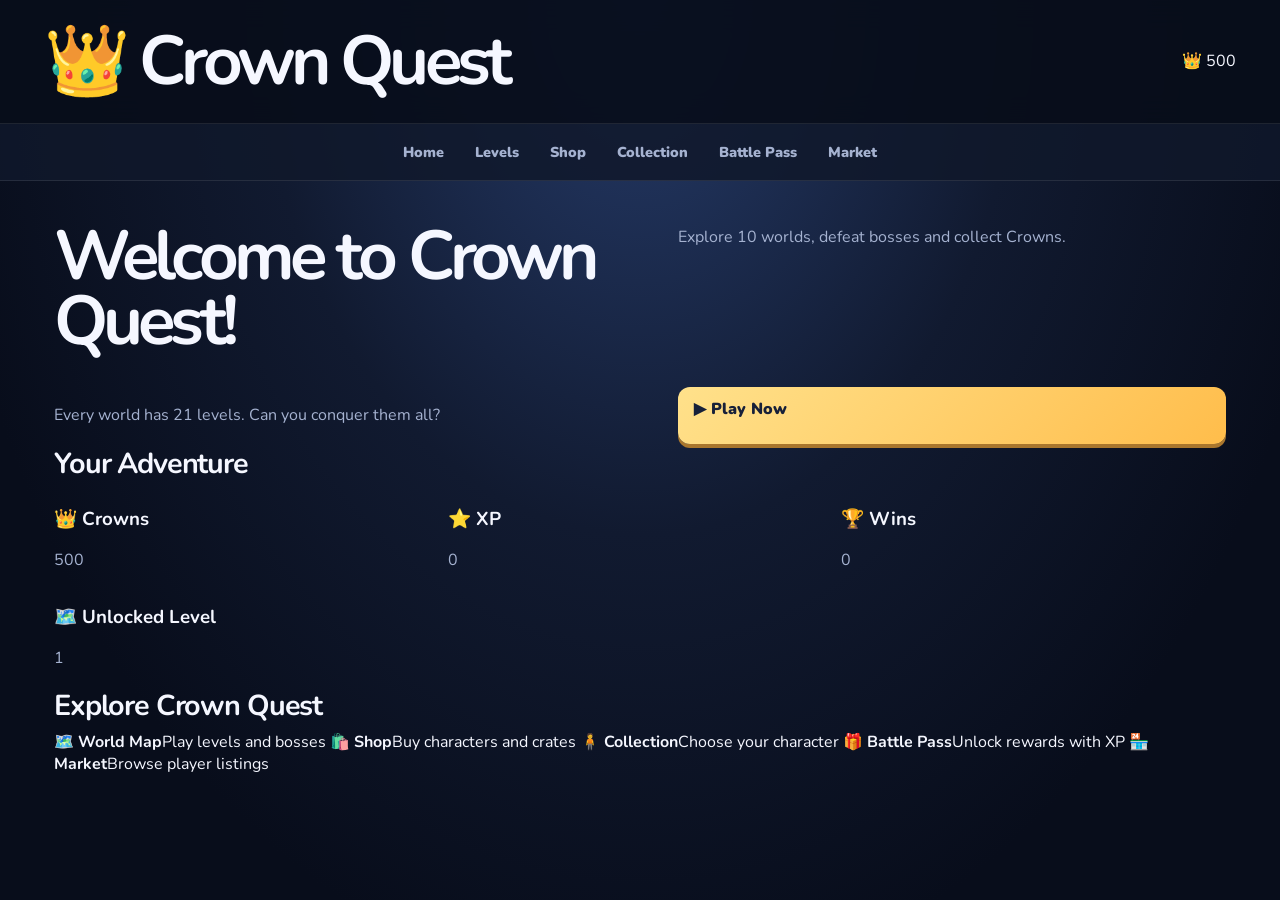
<file: index.html>
<!doctype html>
<html lang="en">
<head>
  <meta charset="UTF-8">
  <meta name="viewport" content="width=device-width, initial-scale=1.0">
  <title>Crown Quest</title>
  <link rel="stylesheet" href="style.css">
</head>
<body>
  <header class="topbar">
    <h1>👑 Crown Quest</h1>
    <div>👑 <span data-coins>500</span></div>
  </header>

  <nav>
    <a href="index.html">Home</a>
    <a href="levels.html">Levels</a>
    <a href="shop.html">Shop</a>
    <a href="collection.html">Collection</a>
    <a href="battlepass.html">Battle Pass</a>
    <a href="market.html">Market</a>
  </nav>

  <main class="container">
    <section class="hero">
      <h1>Welcome to Crown Quest!</h1>
      <p>Explore 10 worlds, defeat bosses and collect Crowns.</p>
      <p>Every world has 21 levels. Can you conquer them all?</p>
      <a class="button" href="levels.html">▶ Play Now</a>
    </section>

    <section class="dashboard">
      <h2>Your Adventure</h2>
      <div class="stats">
        <article class="stat-card">
          <h3>👑 Crowns</h3>
          <p data-coins>500</p>
        </article>
        <article class="stat-card">
          <h3>⭐ XP</h3>
          <p data-xp>0</p>
        </article>
        <article class="stat-card">
          <h3>🏆 Wins</h3>
          <p data-wins>0</p>
        </article>
        <article class="stat-card">
          <h3>🗺️ Unlocked Level</h3>
          <p data-unlocked-level>1</p>
        </article>
      </div>
    </section>

    <section>
      <h2>Explore Crown Quest</h2>
      <div class="home-grid">
        <a href="levels.html">🗺️ <strong>World Map</strong><span>Play levels and bosses</span></a>
        <a href="shop.html">🛍️ <strong>Shop</strong><span>Buy characters and crates</span></a>
        <a href="collection.html">🧍 <strong>Collection</strong><span>Choose your character</span></a>
        <a href="battlepass.html">🎁 <strong>Battle Pass</strong><span>Unlock rewards with XP</span></a>
        <a href="market.html">🏪 <strong>Market</strong><span>Browse player listings</span></a>
      </div>
    </section>
  </main>

  <script src="app.js"></script>
</body>
</html>
</file>
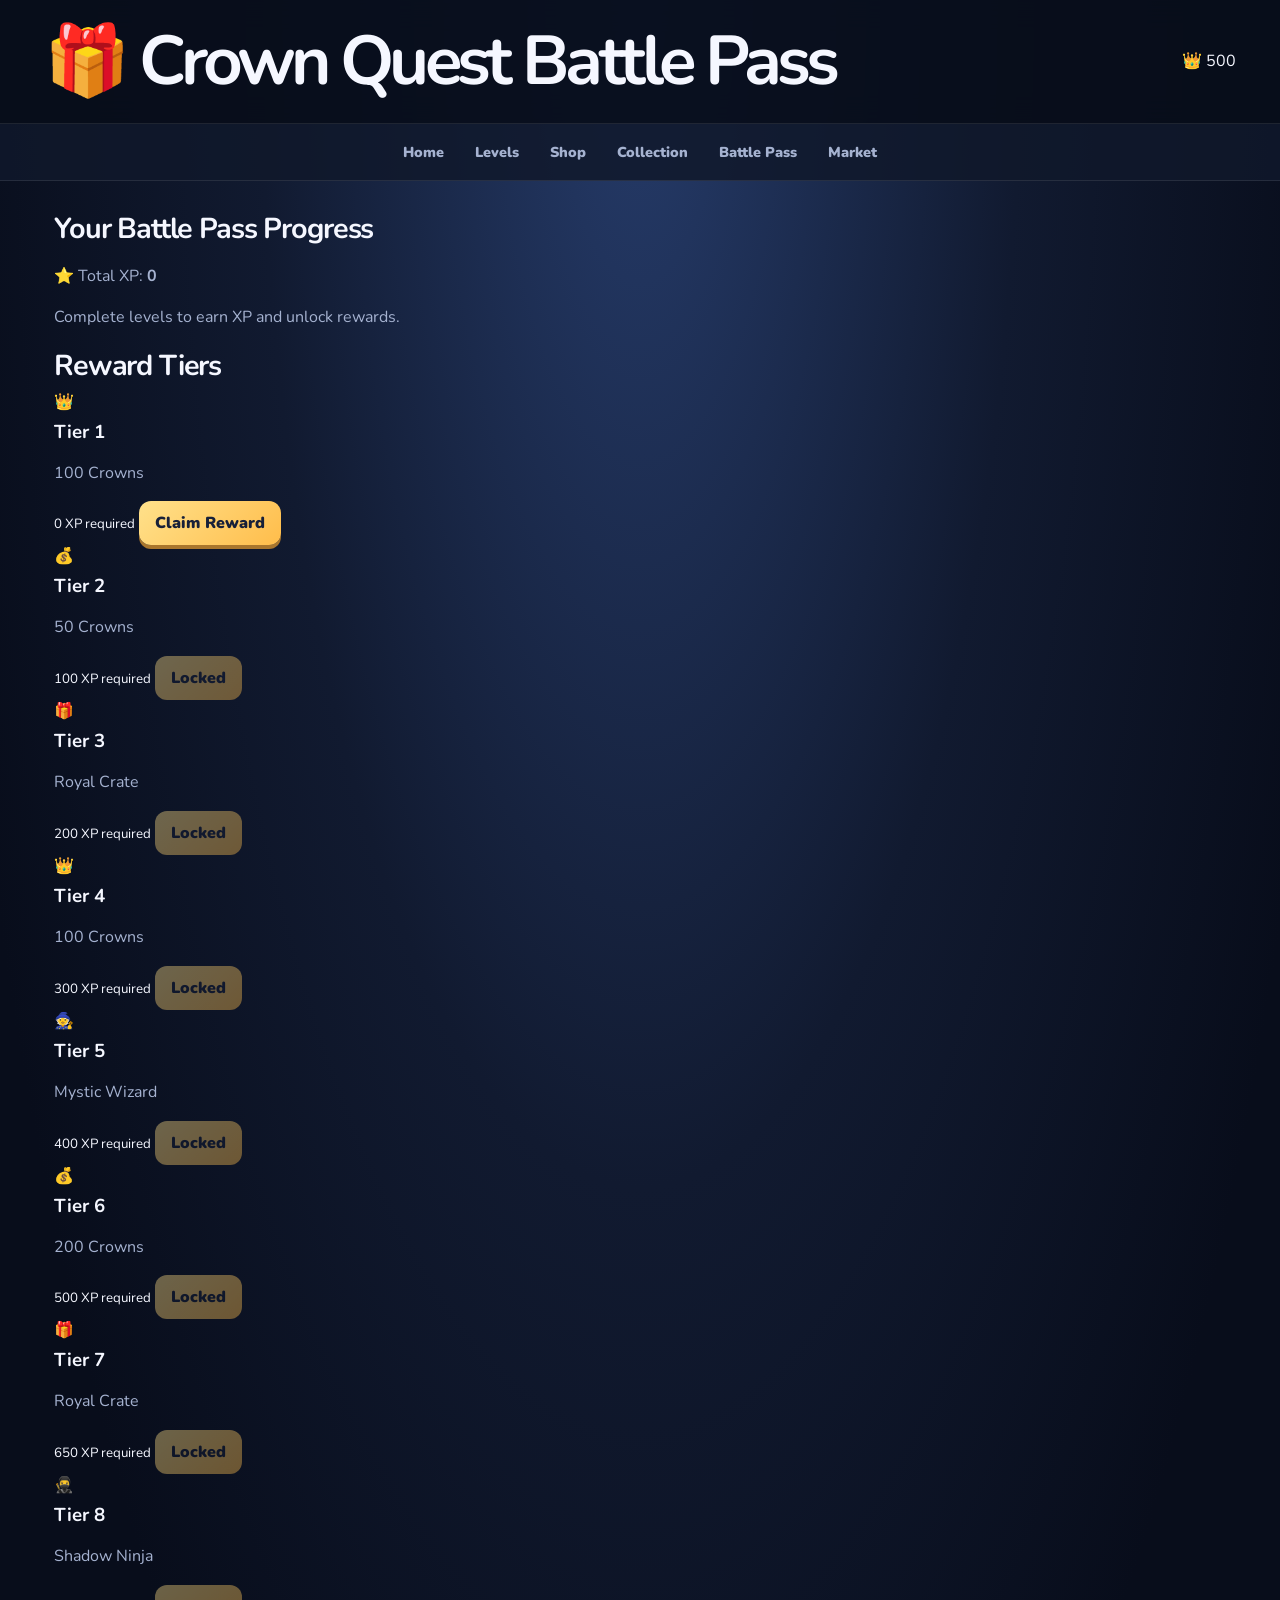
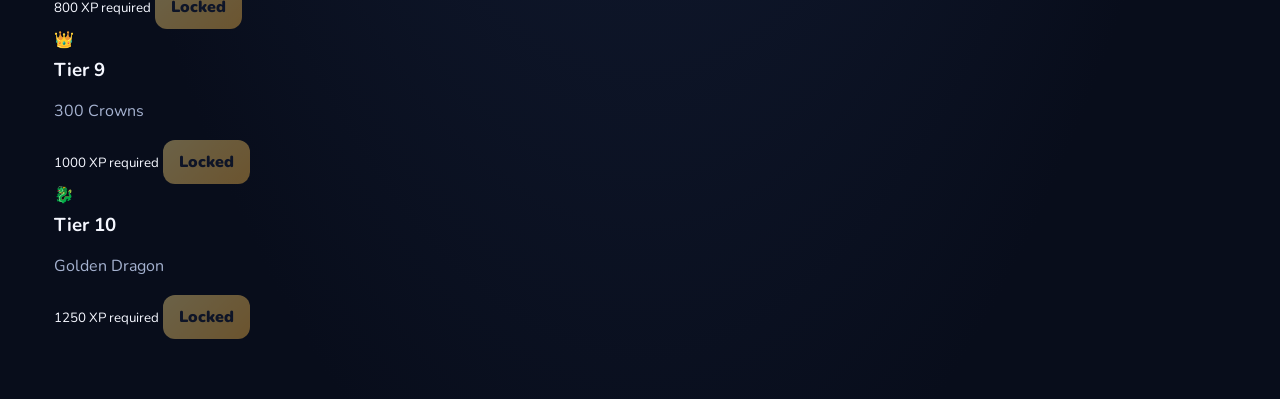
<file: battlepass.html>
<!doctype html>
<html lang="en">
<head>
  <meta charset="UTF-8">
  <meta name="viewport" content="width=device-width, initial-scale=1.0">
  <title>Battle Pass — Crown Quest</title>
  <link rel="stylesheet" href="style.css">
</head>
<body>
  <header class="topbar">
    <h1>🎁 Crown Quest Battle Pass</h1>
    <div>👑 <span data-coins>500</span></div>
  </header>

  <nav>
    <a href="index.html">Home</a>
    <a href="levels.html">Levels</a>
    <a href="shop.html">Shop</a>
    <a href="collection.html">Collection</a>
    <a href="battlepass.html">Battle Pass</a>
    <a href="market.html">Market</a>
  </nav>

  <main class="container">
    <section>
      <h2>Your Battle Pass Progress</h2>
      <p>⭐ Total XP: <strong id="battlepassXP">0</strong></p>
      <p>Complete levels to earn XP and unlock rewards.</p>
    </section>

    <h2>Reward Tiers</h2>
    <div id="battlepassRewards" class="battlepass-grid"></div>
  </main>

  <script src="app.js"></script>
</body>
</html>
</file>
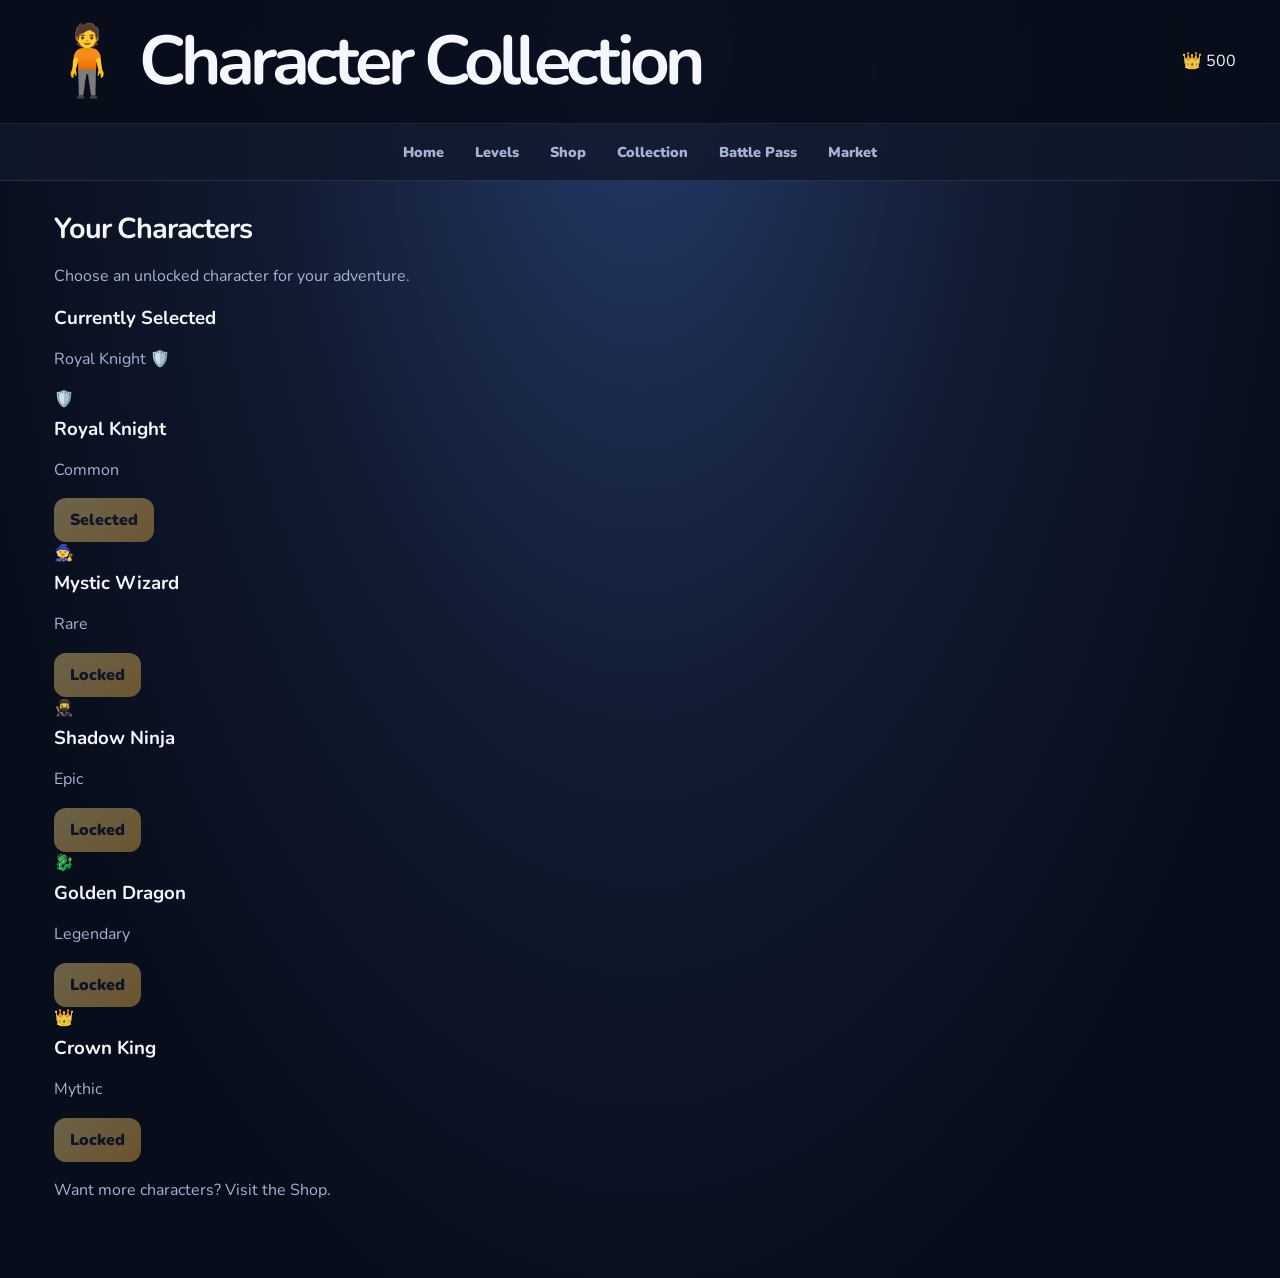
<file: collection.html>
<!doctype html>
<html lang="en">
<head>
  <meta charset="UTF-8">
  <meta name="viewport" content="width=device-width, initial-scale=1.0">
  <title>Collection — Crown Quest</title>
  <link rel="stylesheet" href="style.css">
</head>
<body>
  <header class="topbar">
    <h1>🧍 Character Collection</h1>
    <div>👑 <span data-coins>500</span></div>
  </header>

  <nav>
    <a href="index.html">Home</a>
    <a href="levels.html">Levels</a>
    <a href="shop.html">Shop</a>
    <a href="collection.html">Collection</a>
    <a href="battlepass.html">Battle Pass</a>
    <a href="market.html">Market</a>
  </nav>

  <main class="container">
    <h2>Your Characters</h2>
    <p>Choose an unlocked character for your adventure.</p>

    <section class="selected-character">
      <h3>Currently Selected</h3>
      <p id="selectedCharacterName">Royal Knight</p>
    </section>

    <div id="collectionItems" class="collection-grid"></div>

    <p>Want more characters? Visit the <a href="shop.html">Shop</a>.</p>
  </main>

  <script src="app.js"></script>
  <script>
    document.addEventListener("DOMContentLoaded", () => {
      const names = {
        knight: "Royal Knight 🛡️",
        wizard: "Mystic Wizard 🧙",
        ninja: "Shadow Ninja 🥷",
        dragon: "Golden Dragon 🐉",
        king: "Crown King 👑"
      };

      const updateSelected = () => {
        const selected = window.CrownQuest.state.selectedCharacter;
        document.getElementById("selectedCharacterName").textContent =
          names[selected] || "Royal Knight";
      };

      updateSelected();

      const container = document.getElementById("collectionItems");
      const observer = new MutationObserver(updateSelected);
      observer.observe(container, { childList: true, subtree: true });
    });
  </script>
</body>
</html>
</file>
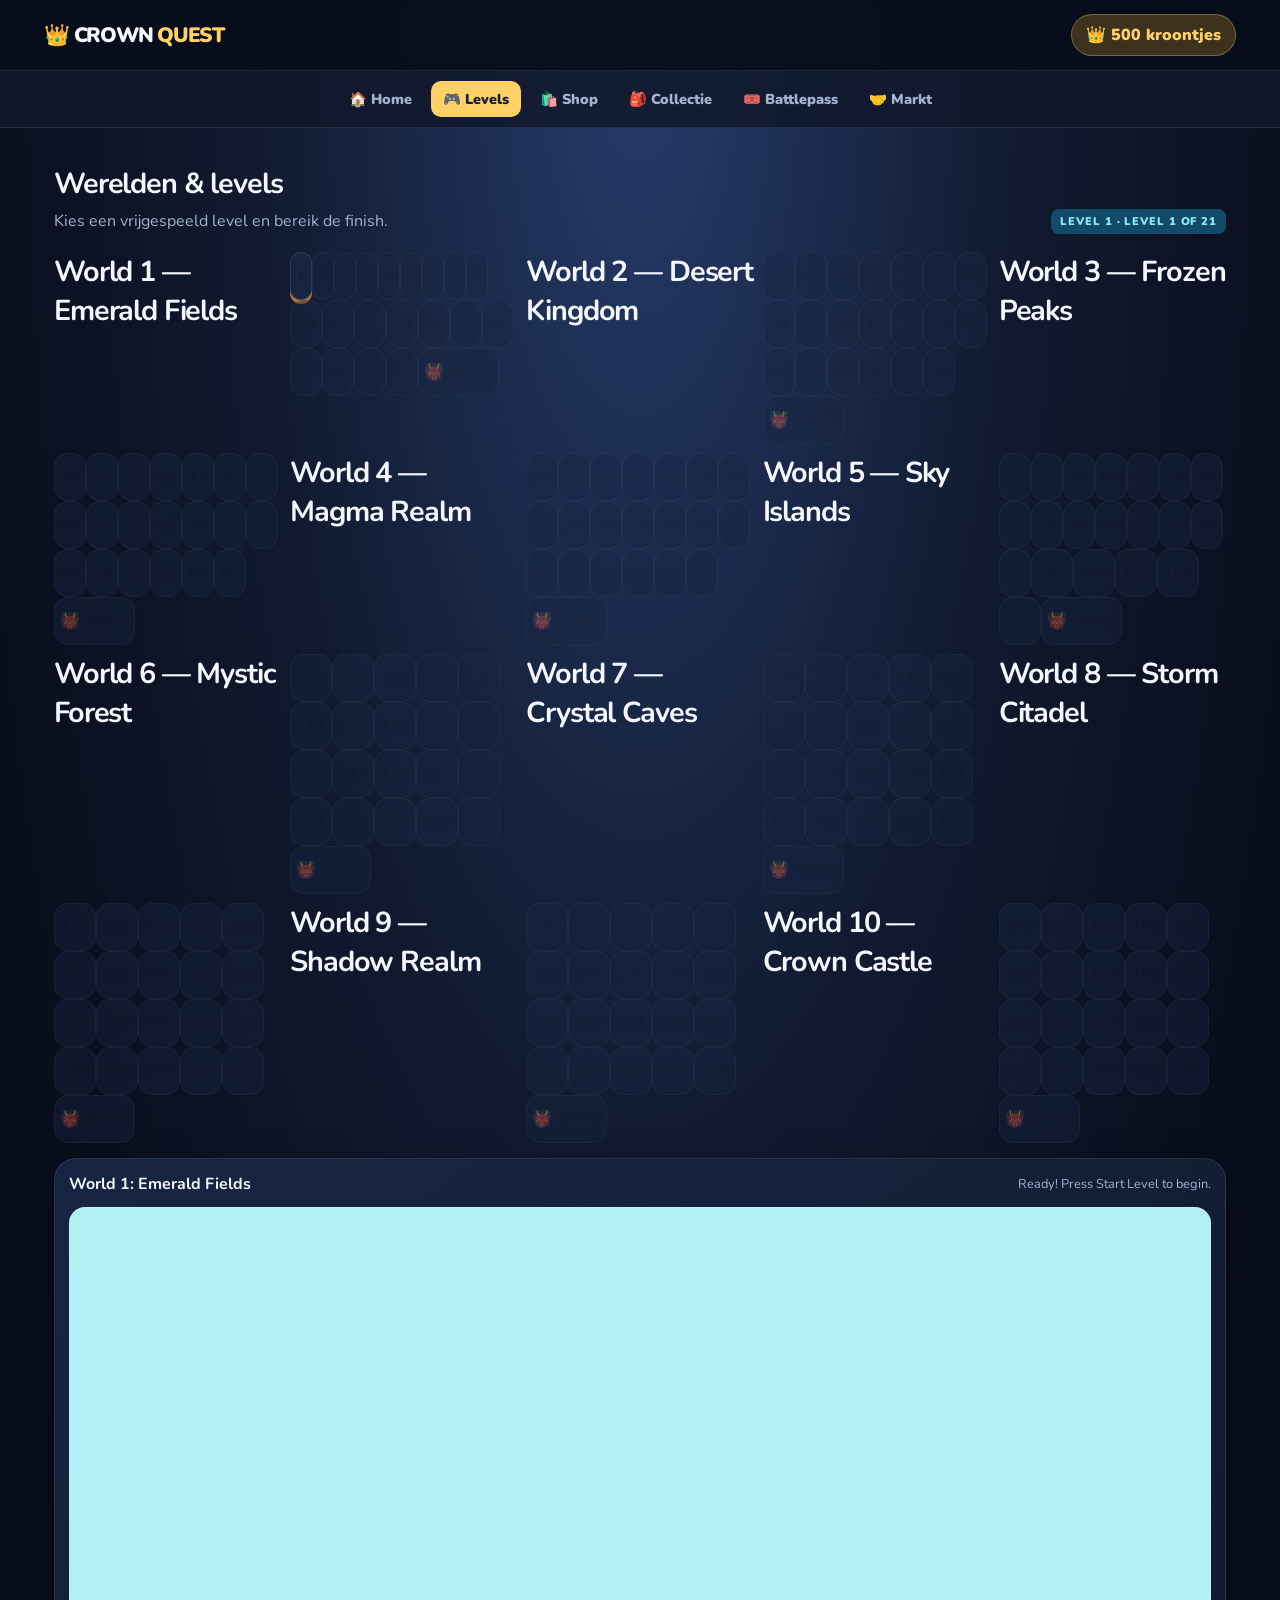
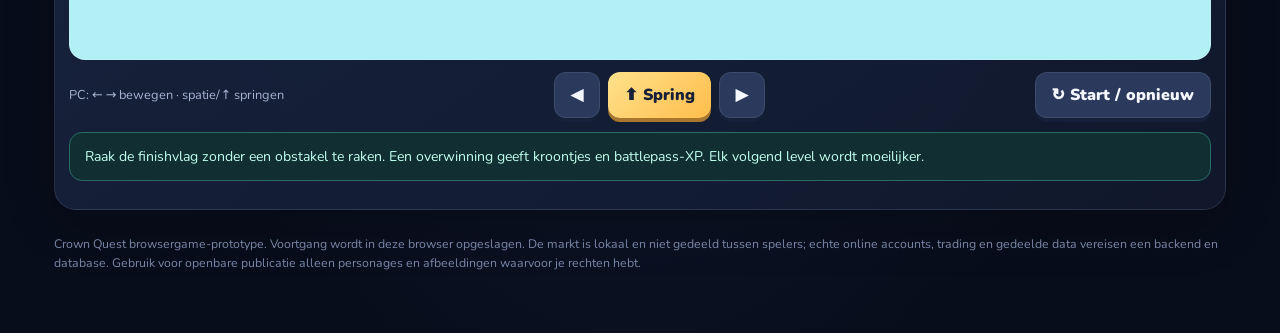
<file: levels.html>
<!doctype html>
<html lang="nl"><head><meta charset="utf-8"><meta name="viewport" content="width=device-width,initial-scale=1"><title>Levels | Crown Quest</title><link rel="stylesheet" href="style.css"></head><body>
<header><a class="brand" href="index.html">👑 CROWN <span>QUEST</span></a><div class="wallet">👑 <span data-coins>500</span> kroontjes</div></header>
<nav>
<a href="index.html" >🏠 Home</a><a href="levels.html" class="active">🎮 Levels</a><a href="shop.html" >🛍️ Shop</a><a href="collection.html" >🎒 Collectie</a><a href="battlepass.html" >🎟️ Battlepass</a><a href="market.html" >🤝 Markt</a>
</nav><main>
<div class="head"><div><h2>Werelden & levels</h2><p>Kies een vrijgespeeld level en bereik de finish.</p></div><span class="badge rare" id="levelLabel">Level 1</span></div>
<div class="levelmap" id="levelMap"></div>
<div class="panel gamebox"><div class="gamebar"><strong id="worldName">🌱 Groene heuvels</strong><span class="small" id="gameStatus">Klaar voor de start!</span></div><div class="canvaswrap"><canvas id="game" width="960" height="380"></canvas></div><div class="controls"><span class="small">PC: ← → bewegen · spatie/↑ springen</span><div class="arrows"><button class="secondary" onclick="walk(-1)">◀</button><button onclick="doJump()">⬆ Spring</button><button class="secondary" onclick="walk(1)">▶</button></div><button class="secondary" onclick="startLevel()">↻ Start / opnieuw</button></div><div class="notice">Raak de finishvlag zonder een obstakel te raken. Een overwinning geeft kroontjes en battlepass-XP. Elk volgend level wordt moeilijker.</div></div><div class="footer">Crown Quest browsergame-prototype. Voortgang wordt in deze browser opgeslagen. De markt is lokaal en niet gedeeld tussen spelers; echte online accounts, trading en gedeelde data vereisen een backend en database. Gebruik voor openbare publicatie alleen personages en afbeeldingen waarvoor je rechten hebt.</div></main><div id="toast" class="toast"></div><script src="app.js"></script><script src="game.js"></script></body></html>
</file>
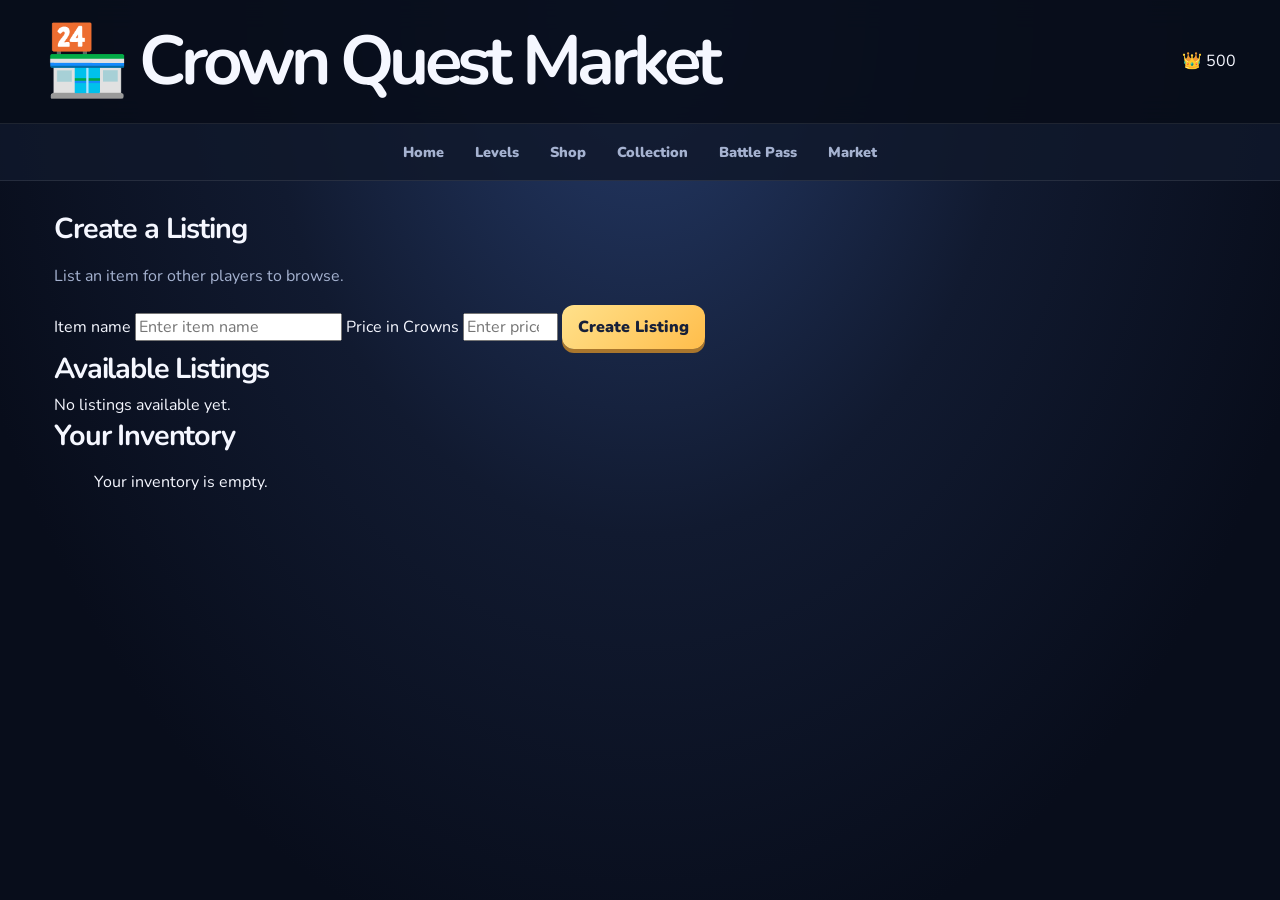
<file: market.html>
<!doctype html>
<html lang="en">
<head>
  <meta charset="UTF-8">
  <meta name="viewport" content="width=device-width, initial-scale=1.0">
  <title>Market — Crown Quest</title>
  <link rel="stylesheet" href="style.css">
</head>
<body>
  <header class="topbar">
    <h1>🏪 Crown Quest Market</h1>
    <div>👑 <span data-coins>500</span></div>
  </header>

  <nav>
    <a href="index.html">Home</a>
    <a href="levels.html">Levels</a>
    <a href="shop.html">Shop</a>
    <a href="collection.html">Collection</a>
    <a href="battlepass.html">Battle Pass</a>
    <a href="market.html">Market</a>
  </nav>

  <main class="container">
    <section>
      <h2>Create a Listing</h2>
      <p>List an item for other players to browse.</p>

      <form id="listingForm">
        <label for="listingName">Item name</label>
        <input id="listingName" type="text" maxlength="40" placeholder="Enter item name" required>

        <label for="listingPrice">Price in Crowns</label>
        <input id="listingPrice" type="number" min="1" max="100000" placeholder="Enter price" required>

        <button type="submit">Create Listing</button>
      </form>
    </section>

    <section>
      <h2>Available Listings</h2>
      <div id="marketListings"></div>
    </section>

    <section>
      <h2>Your Inventory</h2>
      <ul id="inventoryItems"></ul>
    </section>
  </main>

  <script src="app.js"></script>
  <script>
    document.addEventListener("DOMContentLoaded", () => {
      document.getElementById("listingForm").addEventListener("submit", event => {
        event.preventDefault();
        window.createListing();
      });

      const inventory = document.getElementById("inventoryItems");

      function renderInventory() {
        const items = window.CrownQuest.state.inventory;
        inventory.innerHTML = "";

        if (!items.length) {
          inventory.textContent = "Your inventory is empty.";
          return;
        }

        items.forEach(item => {
          const li = document.createElement("li");
          li.textContent = `${item.name} — bought for ${item.boughtFor} Crowns`;
          inventory.appendChild(li);
        });
      }

      renderInventory();
    });
  </script>
</body>
</html>
</file>
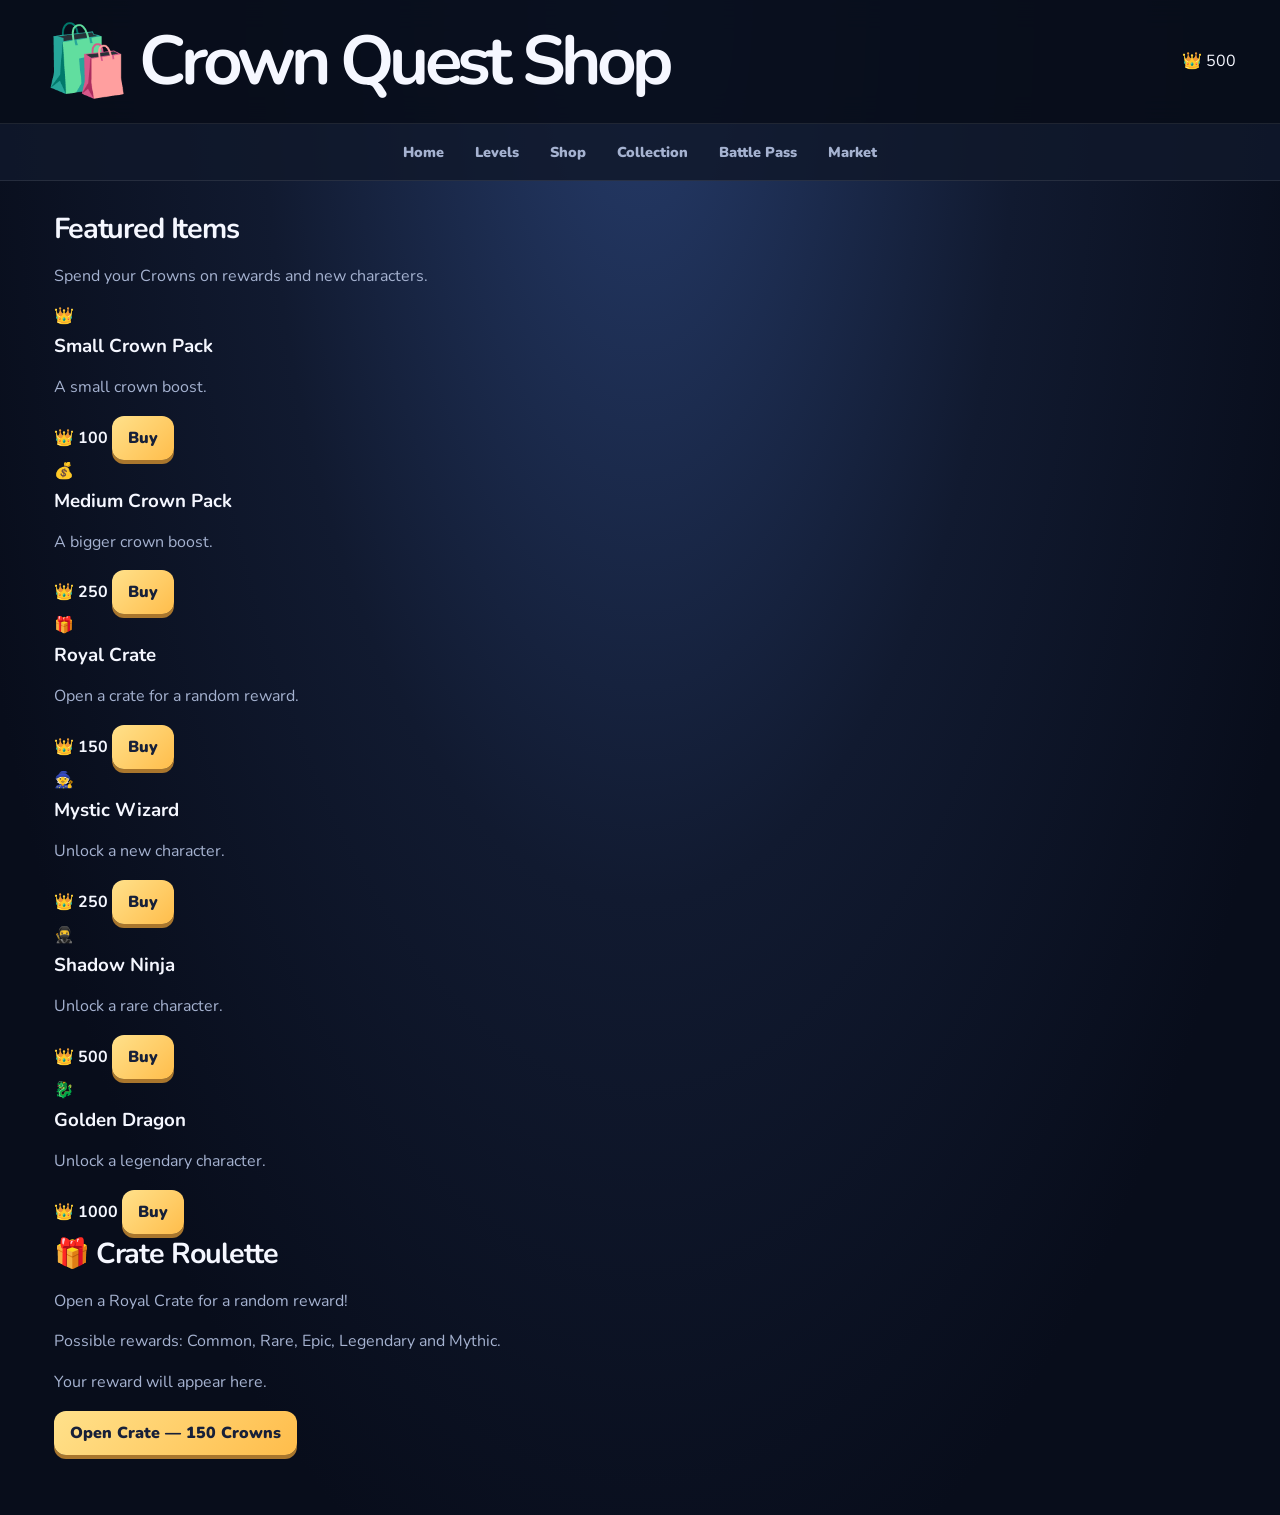
<file: shop.html>
<!doctype html>
<html lang="en">
<head>
  <meta charset="UTF-8">
  <meta name="viewport" content="width=device-width, initial-scale=1.0">
  <title>Shop — Crown Quest</title>
  <link rel="stylesheet" href="style.css">
</head>
<body>
  <header class="topbar">
    <h1>🛍️ Crown Quest Shop</h1>
    <div>👑 <span data-coins>500</span></div>
  </header>

  <nav>
    <a href="index.html">Home</a>
    <a href="levels.html">Levels</a>
    <a href="shop.html">Shop</a>
    <a href="collection.html">Collection</a>
    <a href="battlepass.html">Battle Pass</a>
    <a href="market.html">Market</a>
  </nav>

  <main class="container">
    <h2>Featured Items</h2>
    <p>Spend your Crowns on rewards and new characters.</p>
    <div id="shopItems" class="shop-grid"></div>

    <section class="crate-section">
      <h2>🎁 Crate Roulette</h2>
      <p>Open a Royal Crate for a random reward!</p>
      <p>Possible rewards: Common, Rare, Epic, Legendary and Mythic.</p>
      <div id="crateResult" aria-live="polite">
        <p>Your reward will appear here.</p>
      </div>
      <button id="crateButton" type="button">Open Crate — 150 Crowns</button>
    </section>
  </main>

  <script src="app.js"></script>
</body>
</html>
</file>
<file: style.css>
@import url('https://fonts.googleapis.com/css2?family=Nunito:wght@400;700;800;900;1000&display=swap');
:root{--bg:#080d1b;--panel:#151f38;--panel2:#202d4b;--line:#ffffff18;--text:#f5f7ff;--muted:#a5b2d0;--gold:#ffd166;--mint:#5ef0c0;--pink:#ff719f;--blue:#83b5ff}
*{box-sizing:border-box}body{margin:0;min-height:100vh;color:var(--text);font-family:Nunito,system-ui,sans-serif;background:radial-gradient(ellipse at top,#263c6b 0,#111a30 42%,var(--bg) 78%)}
a{color:inherit;text-decoration:none}button,input,select{font:inherit}button,.button{display:inline-block;border:0;border-radius:12px;padding:11px 16px;background:linear-gradient(135deg,#ffe18b,#ffbd4b);color:#172039;font-weight:1000;cursor:pointer;box-shadow:0 4px 0 #a9762d;transition:.16s}button:hover,.button:hover{transform:translateY(-2px);filter:brightness(1.07)}button:disabled{opacity:.4;cursor:not-allowed;transform:none;box-shadow:none}.secondary{background:#2a395c;color:#f5f7ff;box-shadow:0 4px 0 #15213a;border:1px solid var(--line)}
header{position:sticky;top:0;z-index:5;display:flex;align-items:center;justify-content:space-between;gap:16px;padding:14px clamp(14px,4vw,44px);background:#080d1bec;border-bottom:1px solid var(--line);backdrop-filter:blur(14px)}.brand{font-size:1.3rem;font-weight:1000;letter-spacing:-.06em}.brand span{color:var(--gold)}.wallet{padding:9px 14px;background:#3d321d;border:1px solid #ffdb7950;border-radius:99px;color:var(--gold);font-weight:1000;white-space:nowrap}
nav{display:flex;gap:7px;flex-wrap:wrap;justify-content:center;padding:10px clamp(10px,3vw,35px);border-bottom:1px solid var(--line);background:#10182bd9}nav a{padding:8px 12px;border-radius:10px;font-weight:900;font-size:.9rem;color:var(--muted)}nav a:hover,nav a.active{background:var(--gold);color:#172039}
main{max-width:1240px;margin:auto;padding:28px clamp(13px,3vw,34px) 60px}.panel{background:linear-gradient(145deg,#1a2745ed,#11192deF);border:1px solid var(--line);border-radius:22px;box-shadow:0 18px 50px #0003}.hero{display:grid;grid-template-columns:1.05fr .95fr;gap:18px}.intro{padding:clamp(22px,4vw,42px);overflow:hidden}.eyebrow{font-size:.72rem;font-weight:1000;letter-spacing:.17em;text-transform:uppercase;color:var(--mint)}h1{font-size:clamp(2.4rem,5.4vw,4.8rem);line-height:.94;letter-spacing:-.07em;margin:15px 0}h1 span{color:var(--gold)}h2{font-size:1.8rem;letter-spacing:-.04em;margin:0 0 6px}h3{margin:6px 0}p{color:var(--muted);line-height:1.55}.actions{display:flex;gap:10px;flex-wrap:wrap;margin-top:20px}.showcase{min-height:270px;display:grid;place-items:center;position:relative;overflow:hidden;background:radial-gradient(circle at 50% 45%,#45649a,#1a2846 58%,#121b31)}.pet-big{font-size:130px;z-index:1;filter:drop-shadow(0 20px 12px #0007);animation:float 2.6s ease-in-out infinite}.orbit{position:absolute;width:210px;height:210px;border:1px solid #ffffff25;border-radius:50%;animation:spin 20s linear infinite}.orbit.two{width:290px;height:290px;border-style:dashed;animation-direction:reverse}.spark{position:absolute;color:var(--gold);font-size:25px;animation:twinkle 1.7s infinite}.sp1{top:20%;left:20%}.sp2{right:20%;top:25%;color:var(--mint)}.sp3{bottom:18%;left:28%;color:var(--pink)}@keyframes float{50%{transform:translateY(-13px) rotate(4deg)}}@keyframes spin{to{transform:rotate(360deg)}}@keyframes twinkle{50%{opacity:.4;transform:scale(.65) rotate(40deg)}}
.stats{display:grid;grid-template-columns:repeat(3,1fr);gap:9px;margin-top:17px}.stat{padding:13px;background:#ffffff08;border:1px solid var(--line);border-radius:14px}.stat b{display:block;font-size:1.2rem}.stat span{font-size:.78rem;color:var(--muted)}.head{display:flex;justify-content:space-between;align-items:end;gap:14px;margin:8px 0 18px}.head p{margin:4px 0 0}.gold{color:var(--gold);font-weight:1000}.muted{color:var(--muted)}.badge{display:inline-block;padding:5px 9px;border-radius:8px;font-size:.7rem;font-weight:1000;text-transform:uppercase;letter-spacing:.08em}.common{background:#33415e;color:#e1e9ff}.rare{background:#124b67;color:#8be9ff}.epic{background:#4c246e;color:#e7b2ff}.legendary{background:#694617;color:#ffdb77}
.grid{display:grid;grid-template-columns:repeat(3,minmax(0,1fr));gap:15px}.item{padding:16px;overflow:hidden}.art{height:140px;border-radius:16px;background:radial-gradient(circle at 50% 30%,#40598b,#202e4d 70%);display:grid;place-items:center;font-size:68px;margin-bottom:13px;position:relative;overflow:hidden}.art:after{content:"";position:absolute;width:130px;height:130px;border:1px solid #ffffff20;border-radius:50%;animation:spin 16s linear infinite}.item p{font-size:.86rem;min-height:42px;margin:4px 0 14px}.item-foot{display:flex;justify-content:space-between;align-items:center;gap:8px}.notice{padding:13px 15px;background:#112e32;border:1px solid #286c65;border-radius:13px;color:#c1ffed;font-size:.88rem;line-height:1.5;margin:14px 0}.canvaswrap{overflow:hidden;border-radius:16px;border:1px solid #ffffff25;background:#b1f0f5}.canvaswrap canvas{width:100%;height:auto;display:block;touch-action:manipulation}.gamebox{padding:14px}.gamebar,.controls{display:flex;justify-content:space-between;align-items:center;gap:10px;flex-wrap:wrap;margin-bottom:12px}.controls{margin:12px 0 0}.small{font-size:.8rem;color:var(--muted)}.arrows{display:flex;gap:8px}.arrows button{min-width:46px}.levelmap{display:grid;grid-template-columns:repeat(5,minmax(0,1fr));gap:9px;margin:15px 0}.leveltile{padding:12px 5px;background:#182542;border:1px solid var(--line);border-radius:14px;text-align:center;cursor:pointer}.leveltile b{display:block;font-size:1.3rem}.leveltile span{font-size:.75rem;color:var(--muted)}.leveltile.current{border-color:var(--gold);box-shadow:inset 0 0 0 1px var(--gold)}.leveltile.locked{opacity:.4;cursor:not-allowed}.progress{height:10px;background:#080e1c;border-radius:99px;overflow:hidden;margin:12px 0}.progress span{display:block;height:100%;background:linear-gradient(90deg,var(--mint),var(--blue));border-radius:99px}.rows .row{display:flex;align-items:center;gap:13px;padding:14px;border-bottom:1px solid var(--line)}.rows .row:last-child{border:0}.rowicon{width:56px;height:56px;display:grid;place-items:center;font-size:32px;border-radius:14px;background:#283859}.rowinfo{flex:1;min-width:0}.rowinfo p{font-size:.8rem;margin:4px 0 0}.empty{padding:30px;text-align:center;color:var(--muted);border:1px dashed #ffffff30;border-radius:15px}.formrow{display:flex;gap:10px;flex-wrap:wrap}.formrow input,.formrow select{background:#202d4b;color:white;border:1px solid #ffffff25;border-radius:10px;padding:11px;min-width:120px}.formrow select{flex:1}.footer{margin-top:25px;font-size:.77rem;line-height:1.55;color:#7887a8}.toast{position:fixed;z-index:10;bottom:22px;left:50%;transform:translate(-50%,25px);opacity:0;pointer-events:none;background:#f6f8ff;color:#10172a;border-radius:13px;padding:13px 18px;font-weight:900;box-shadow:0 15px 40px #0006;transition:.25s;max-width:90vw;text-align:center}.toast.show{opacity:1;transform:translate(-50%,0)}
@media(max-width:800px){.hero{grid-template-columns:1fr}.showcase{min-height:220px}.grid{grid-template-columns:repeat(2,minmax(0,1fr))}}@media(max-width:520px){.grid{grid-template-columns:1fr}.head{align-items:start;flex-direction:column}.levelmap{grid-template-columns:repeat(3,minmax(0,1fr))}.pet-big{font-size:105px}}
</file>
